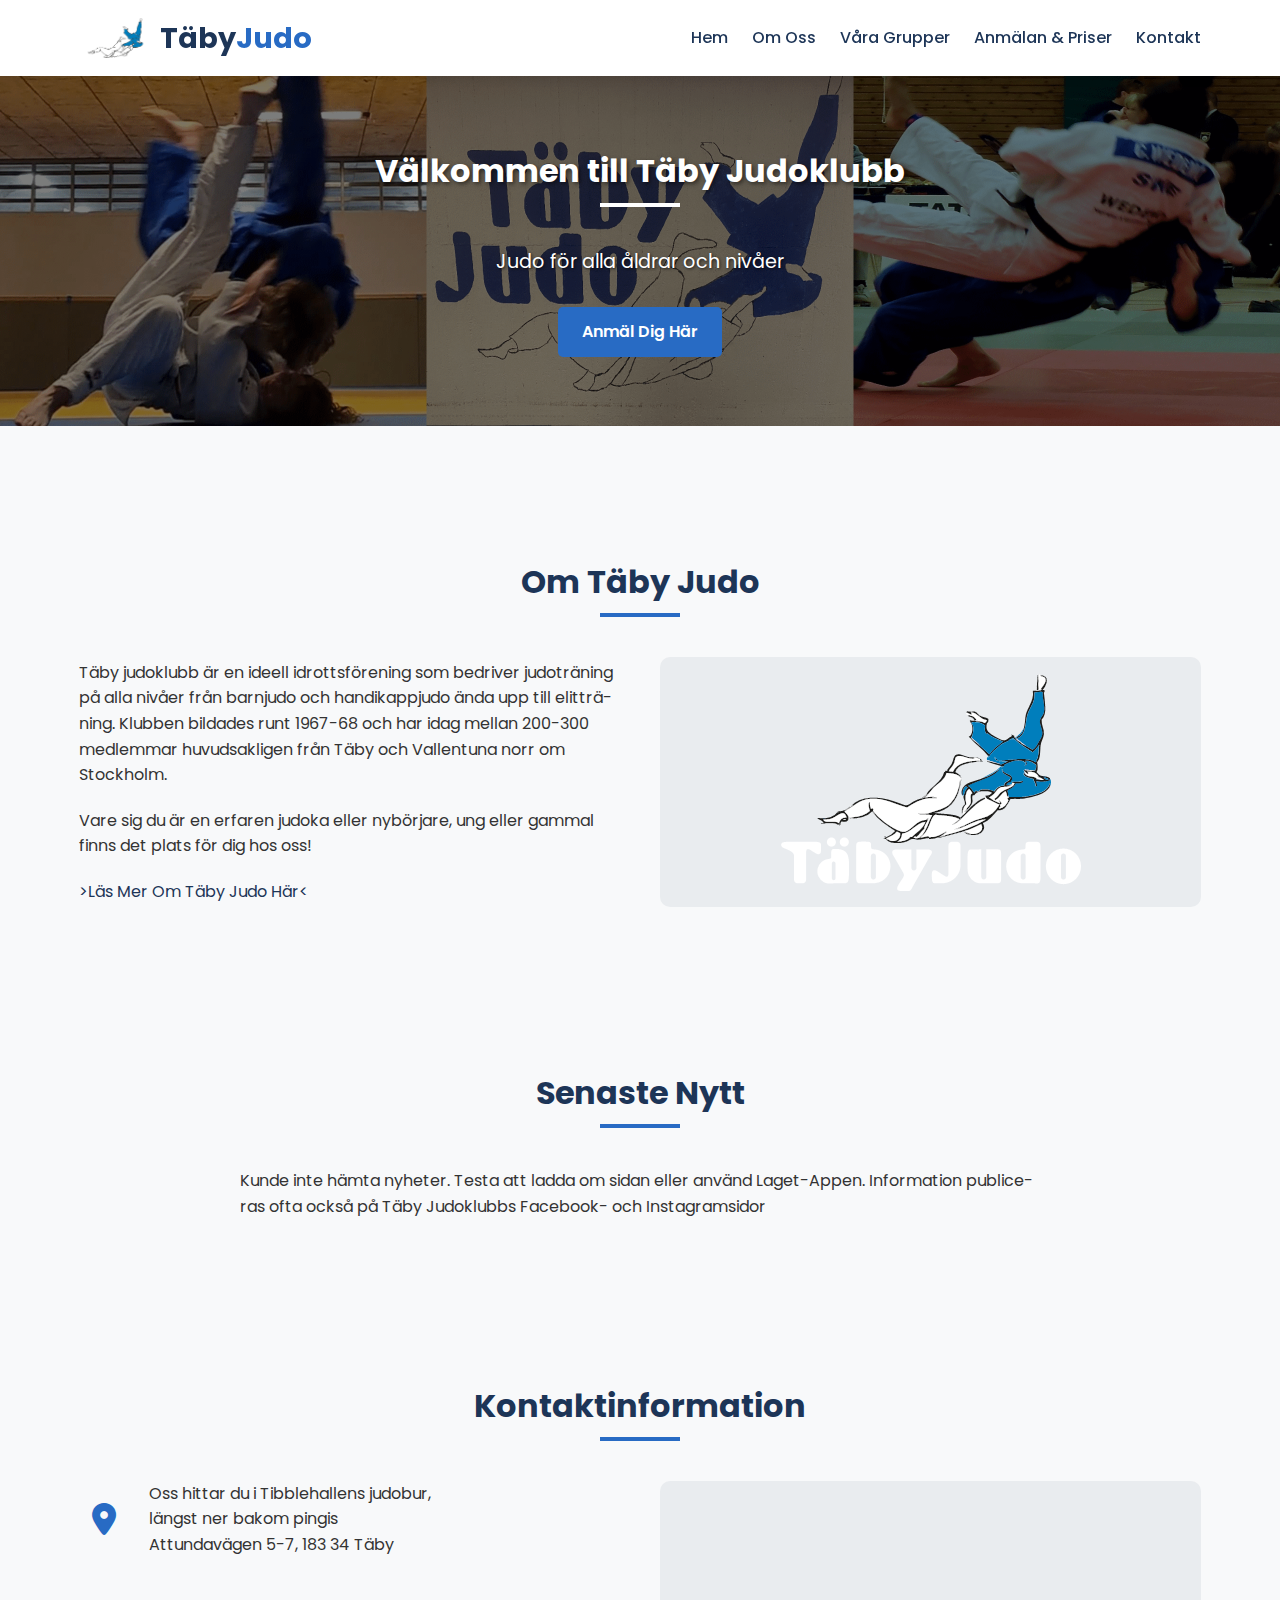
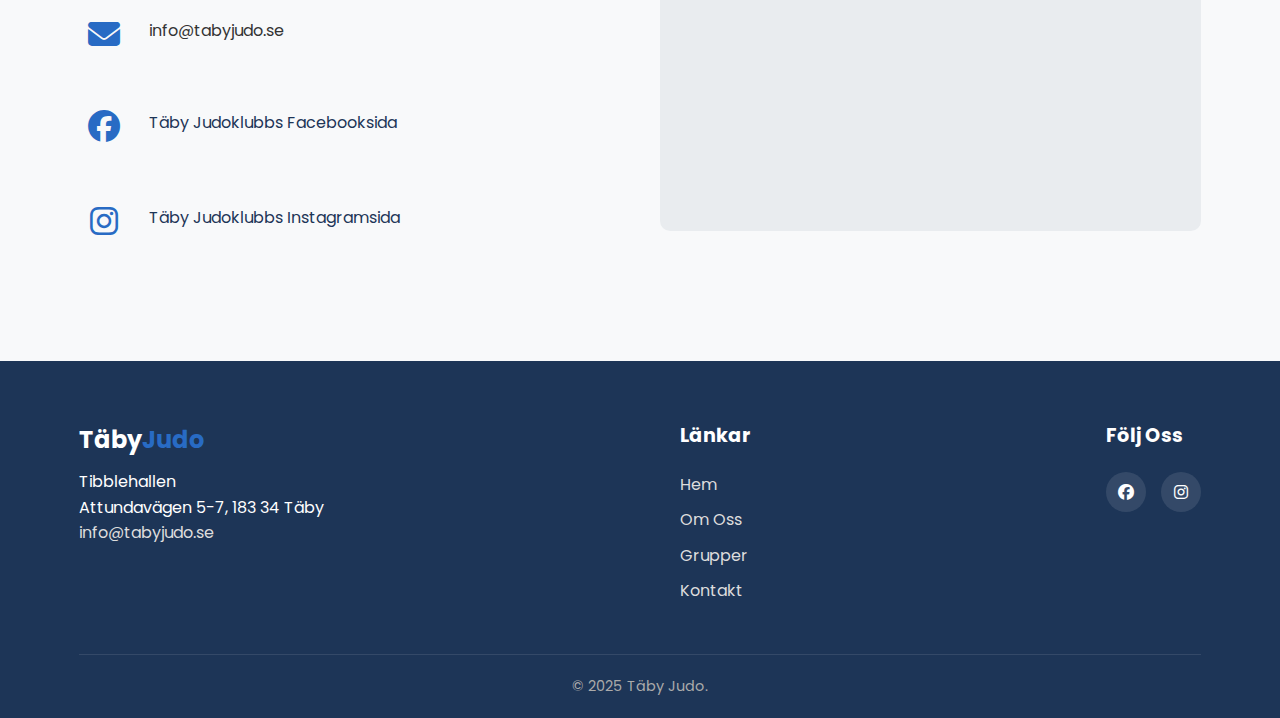
<file: index.html>
<!DOCTYPE html>
<html lang="sv">
<head>
    <meta charset="UTF-8">
    <meta name="viewport" content="width=device-width, initial-scale=1.0">
    <title>Täby Judoklubb</title>
    <link rel="stylesheet" href="style.css">
    <link rel="stylesheet" href="https://cdnjs.cloudflare.com/ajax/libs/font-awesome/6.4.0/css/all.min.css">
</head>
<body>
    <header>
        <div class="container">
            <div class="logo">
                <img src="./bilder/tbyjdologga.png" alt="Täby Judo Logo" class="logo-img">
                <a href="./index.html"><h1>Täby<span>Judo</span></h1></a>
            </div>
            <nav>
                <div class="hamburger">
                    <div class="line"></div>
                    <div class="line"></div>
                    <div class="line"></div>
                </div>                <ul class="nav-links">
                    <li><a href="#hero">Hem</a></li>
                    <li><a href="./about.html">Om Oss</a></li>
                    <li><a href="./groups.html">Våra Grupper</a></li>
                    <li><a href="./signup.html">Anmälan & Priser</a></li>
                    <li><a href="#contact">Kontakt</a></li>
                </ul>
            </nav>
        </div>
    </header>    
    
    <section id="hero">
        <div class="container">              
            <div class="hero-content">
                <h1 class="section-title">Välkommen till Täby Judoklubb</h1>
                <div class="home-content">
                    <p id="home-intro">Judo för alla åldrar och nivåer</p>
                    <a href="./signup.html" class="btn home-intro">Anmäl Dig Här</a>
                </div>
            </div>
        </div>
    </section>

    <section id="about" class="section">
        <div class="container">
            <h2 class="section-title">Om Täby Judo</h2>
            <div class="about-content">
                <div class="about-text">
                    <p>Täby judoklubb är en ideell idrottsförening som bedriver judoträning på alla nivåer från barnjudo och handikappjudo ända upp till elitträning. Klubben bildades runt 1967-68 och har idag mellan 200-300 medlemmar huvudsakligen från Täby och Vallentuna norr om Stockholm.</p>
                    <p>Vare sig du är en erfaren judoka eller nybörjare, ung eller gammal finns det plats för dig hos oss!</p>
                    <a href="./about.html">>Läs Mer Om Täby Judo Här<</a>
                </div>
                <div class="about-image">
                    <!-- Image placeholder -->
                    <div class="image-placeholder">
                        <img src="./bilder/emblem_11266720.png" alt="">
                    </div>
                </div>
            </div>
        </div>
    </section>    <section id="news" class="section">
        <div class="container">
            <h2 class="section-title">Senaste Nytt</h2>
            <div id="news-container" class="news-grid">
                <div class="loading-spinner">
                    <i class="fas fa-spinner fa-pulse"></i>
                    <p>Laddar nyheter...</p>
                </div>
            </div>
        </div>
    </section>

    <section id="contact" class="section">
        <div class="container">
            <h2 class="section-title">Kontaktinformation</h2>
            <div class="contact-content">
                <div class="contact-info">
                    <div class="info-item">
                        <i class="fas fa-map-marker-alt"></i>
                        <p>Oss hittar du i Tibblehallens judobur,</br>längst ner bakom pingis<br> Attundavägen 5-7, 183 34 Täby</p>
                    </div>
                    <div class="info-item">
                        <i class="fas fa-envelope"></i>
                        <p>info@tabyjudo.se</p>
                    </div>
                    <div class="info-item">
                        <a href="https://www.facebook.com/tabyjudo"><i class="fab fa-facebook"></i></a>
                        <p><a href="https://www.facebook.com/tabyjudo">Täby Judoklubbs Facebooksida</a></p>
                    </div>
                    <div class="info-item">
                        <a href="https://www.instagram.com/tabyjudo/"><i class="fab fa-instagram"></i></a>
                        <p><a href="https://www.instagram.com/tabyjudo/">Täby Judoklubbs Instagramsida</a></p>
                    </div>
                </div>
                <div class="map-placeholder">
                    <div class="image-placeholder">
                        <iframe src="https://www.google.com/maps/embed/v1/place?q=Tibblehallen%2C+T%C3%A4by%2C+Sverige&key=AIzaSyBFw0Qbyq9zTFTd-tUY6dZWTgaQzuU17R8&zoom=17" style="border:0;" allowfullscreen="" loading="lazy" class="responsive-iframe"></iframe>                
                    </div>
            </div>
        </div>
    </section>

    <footer>
        <div class="container">
            <div class="footer-content">
                <div class="footer-logo">
                    <h2>Täby<span>Judo</span></h2>
                    <p>Tibblehallen</p>
                    <p>Attundavägen 5-7, 183 34 Täby</p>
                    <a href="mailto:info@tabyjudo.se">info@tabyjudo.se</a>
                </div>
                <div class="footer-links">
                    <h3>Länkar</h3>                    <ul>
                        <li><a href="#hero">Hem</a></li>
                        <li><a href="./about.html">Om Oss</a></li>
                        <li><a href="./groups.html">Grupper</a></li>
                        <li><a href="./index.html#contact">Kontakt</a></li>
                    </ul>
                </div>
                <div class="footer-social">
                    <h3>Följ Oss</h3>
                    <div class="social-icons">
                        <a href="https://www.facebook.com/tabyjudo"><i class="fab fa-facebook"></i></a>
                        <a href="https://www.instagram.com/tabyjudo/"><i class="fab fa-instagram"></i></a>
                        <!--<a href="#"><i class="fab fa-youtube"></i></a>
                        <a href="#"><i class="fab fa-twitter"></i></a>-->
                    </div>
                </div>
            </div>
            <div class="copyright">
                <p>&copy; 2025 Täby Judo.</p>
            </div>
        </div>
    </footer>

    <script src="index.js"></script>
    <script src="news.js"></script>
</body>
</html>
</file>
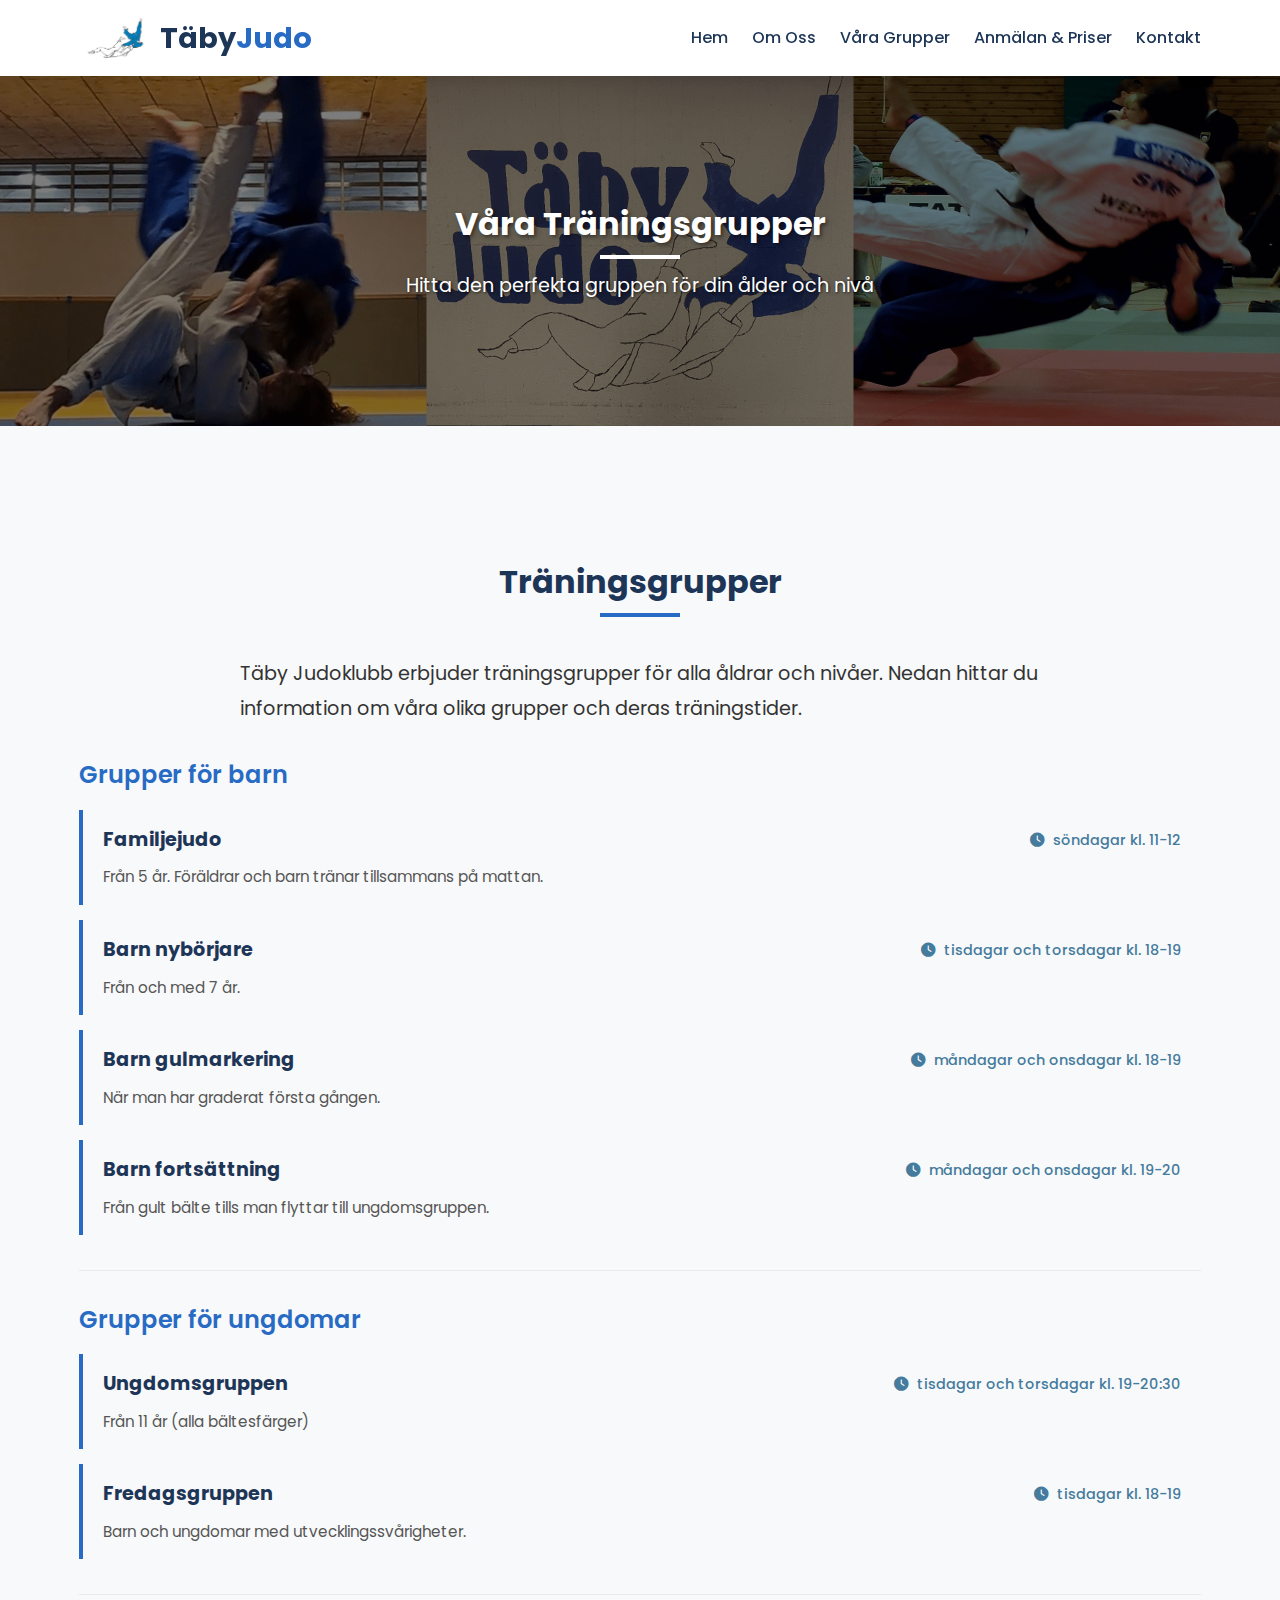
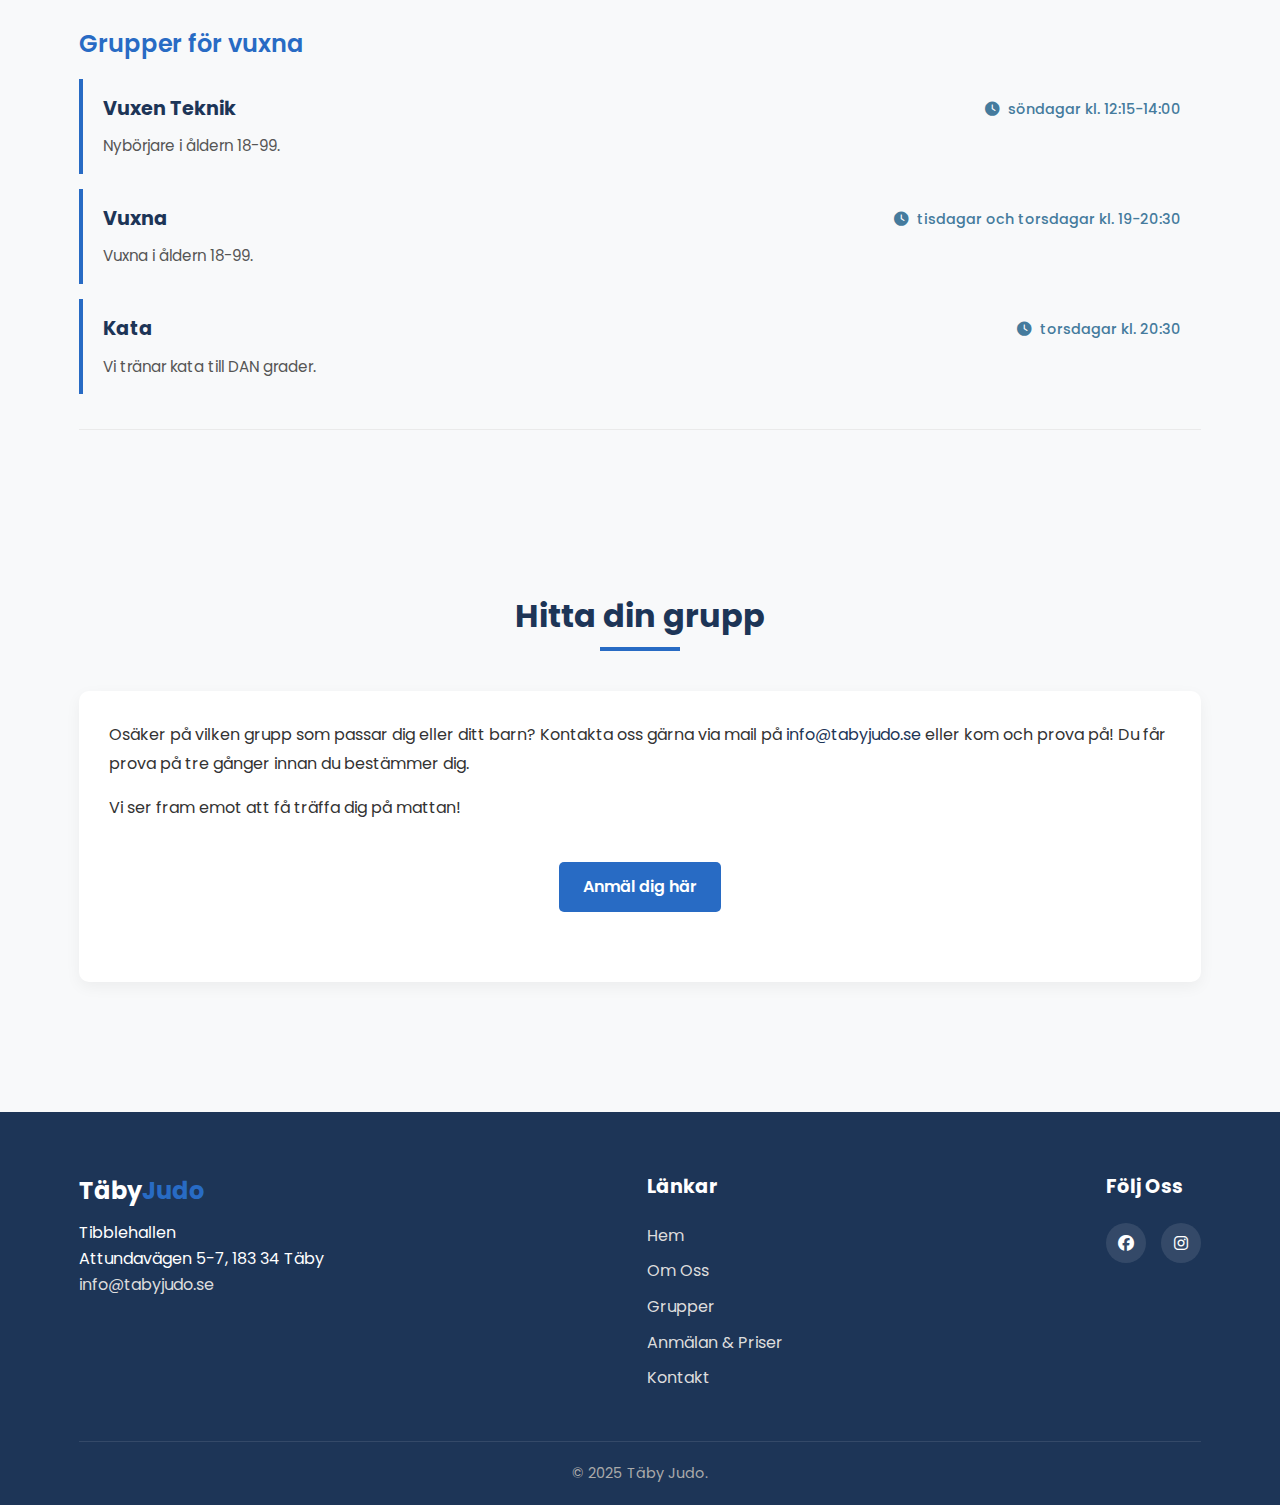
<file: groups.html>
<!DOCTYPE html>
<html lang="sv">
<head>
    <meta charset="UTF-8">
    <meta name="viewport" content="width=device-width, initial-scale=1.0">
    <title>Våra Grupper - Täby Judoklubb</title>
    <link rel="stylesheet" href="style.css">
    <link rel="stylesheet" href="https://cdnjs.cloudflare.com/ajax/libs/font-awesome/6.4.0/css/all.min.css">
</head>
<body>
    <header>
        <div class="container">
            <div class="logo">
                <img src="./bilder/tbyjdologga.png" alt="Täby Judo Logo" class="logo-img">
                <a href="./index.html"><h1>Täby<span>Judo</span></h1></a>
            </div>
            <nav>
                <div class="hamburger">
                    <div class="line"></div>
                    <div class="line"></div>
                    <div class="line"></div>
                </div>
                <ul class="nav-links">
                    <li><a href="./index.html">Hem</a></li>
                    <li><a href="./about.html">Om Oss</a></li>
                    <li><a href="./groups.html">Våra Grupper</a></li>
                    <li><a href="./signup.html">Anmälan & Priser</a></li>
                    <li><a href="./index.html#contact">Kontakt</a></li>
                </ul>
            </nav>
        </div>
    </header>    
    
    <section id="groups-hero" class="about-hero">
        <div class="container">
            <h1 class="section-title">Våra Träningsgrupper</h1>
            <p class="about-intro">Hitta den perfekta gruppen för din ålder och nivå</p>
        </div>
    </section>
    
    <section id="groups" class="section">
        <div class="container">
            <h2 class="section-title">Träningsgrupper</h2>
            <p class="groups-intro">Täby Judoklubb erbjuder träningsgrupper för alla åldrar och nivåer. Nedan hittar du information om våra olika grupper och deras träningstider.</p>
            
            <div class="groups-list">
                <div class="group-category">
                    <h3>Grupper för barn</h3>
                    <ul class="group-items">
                        <li class="group-item">
                            <div class="group-header">
                                <h4>Familjejudo</h4>
                                <span class="group-time"><i class="fas fa-clock"></i> söndagar kl. 11-12</span>
                            </div>
                            <div class="group-description">
                                <p>Från 5 år. Föräldrar och barn tränar tillsammans på mattan.</p>
                            </div>
                        </li>
                        <li class="group-item">
                            <div class="group-header">
                                <h4>Barn nybörjare</h4>
                                <span class="group-time"><i class="fas fa-clock"></i> tisdagar och torsdagar kl. 18-19</span>
                            </div>
                            <div class="group-description">
                                <p>Från och med 7 år.</p>
                            </div>
                        </li>
                        <li class="group-item">
                            <div class="group-header">
                                <h4>Barn gulmarkering</h4>
                                <span class="group-time"><i class="fas fa-clock"></i> måndagar och onsdagar kl. 18-19</span>
                            </div>
                            <div class="group-description">
                                <p>När man har graderat första gången.</p>
                            </div>
                        </li>
                        <li class="group-item">
                            <div class="group-header">
                                <h4>Barn fortsättning</h4>
                                <span class="group-time"><i class="fas fa-clock"></i> måndagar och onsdagar kl. 19-20</span>
                            </div>
                            <div class="group-description">
                                <p>Från gult bälte tills man flyttar till ungdomsgruppen.</p>
                            </div>
                        </li>
                    </ul>
                </div>
                
                <div class="group-category">
                    <h3>Grupper för ungdomar</h3>
                    <ul class="group-items">
                        <li class="group-item">
                            <div class="group-header">
                                <h4>Ungdomsgruppen</h4>
                                <span class="group-time"><i class="fas fa-clock"></i> tisdagar och torsdagar kl. 19-20:30</span>
                            </div>
                            <div class="group-description">
                                <p>Från 11 år (alla bältesfärger)</p>
                            </div>
                        </li>
                        <li class="group-item">
                            <div class="group-header">
                                <h4>Fredagsgruppen</h4>
                                <span class="group-time"><i class="fas fa-clock"></i> tisdagar kl. 18-19</span>
                            </div>
                            <div class="group-description">
                                <p>Barn och ungdomar med utvecklingssvårigheter.</p>
                            </div>
                        </li>
                    </ul>
                </div>
                
                <div class="group-category">
                    <h3>Grupper för vuxna</h3>
                    <ul class="group-items">
                        <li class="group-item">
                            <div class="group-header">
                                <h4>Vuxen Teknik</h4>
                                <span class="group-time"><i class="fas fa-clock"></i> söndagar kl. 12:15-14:00</span>
                            </div>
                            <div class="group-description">
                                <p>Nybörjare i åldern 18-99.</p>
                            </div>
                        </li>
                        <li class="group-item">
                            <div class="group-header">
                                <h4>Vuxna</h4>
                                <span class="group-time"><i class="fas fa-clock"></i> tisdagar och torsdagar kl. 19-20:30</span>
                            </div>
                            <div class="group-description">
                                <p>Vuxna i åldern 18-99.</p>
                            </div>
                        </li>
                        <li class="group-item">
                            <div class="group-header">
                                <h4>Kata</h4>
                                <span class="group-time"><i class="fas fa-clock"></i> torsdagar kl. 20:30</span>
                            </div>
                            <div class="group-description">
                                <p>Vi tränar kata till DAN grader.</p>
                            </div>
                        </li>
                    </ul>
                </div>
            </div>
        </div>
    </section>

    <section class="section">
        <div class="container">
            <h2 class="section-title">Hitta din grupp</h2>
            <div class="about-section">
                <p>Osäker på vilken grupp som passar dig eller ditt barn? Kontakta oss gärna via mail på <a href="mailto:info@tabyjudo.se">info@tabyjudo.se</a> eller kom och prova på! Du får prova på tre gånger innan du bestämmer dig.</p>
                <p>Vi ser fram emot att få träffa dig på mattan!</p>
                <div class="signup-button-container">
                    <a href="./signup.html" class="btn">Anmäl dig här</a>
                </div>
            </div>
        </div>
    </section>

    <footer>
        <div class="container">
            <div class="footer-content">
                <div class="footer-logo">
                    <h2>Täby<span>Judo</span></h2>
                    <p>Tibblehallen</p>
                    <p>Attundavägen 5-7, 183 34 Täby</p>
                    <a href="mailto:info@tabyjudo.se">info@tabyjudo.se</a>
                </div>
                <div class="footer-links">
                    <h3>Länkar</h3>
                    <ul>
                        <li><a href="./index.html">Hem</a></li>
                        <li><a href="./about.html">Om Oss</a></li>
                        <li><a href="./groups.html">Grupper</a></li>
                        <li><a href="./signup.html">Anmälan & Priser</a></li>
                        <li><a href="./index.html#contact">Kontakt</a></li>
                    </ul>
                </div>
                <div class="footer-social">
                    <h3>Följ Oss</h3>
                    <div class="social-icons">
                        <a href="https://www.facebook.com/tabyjudo"><i class="fab fa-facebook"></i></a>
                        <a href="https://www.instagram.com/tabyjudo/"><i class="fab fa-instagram"></i></a>
                    </div>
                </div>
            </div>
            <div class="copyright">
                <p>&copy; 2025 Täby Judo.</p>
            </div>
        </div>
    </footer>

    <script src="index.js"></script>
</body>
</html>
</file>
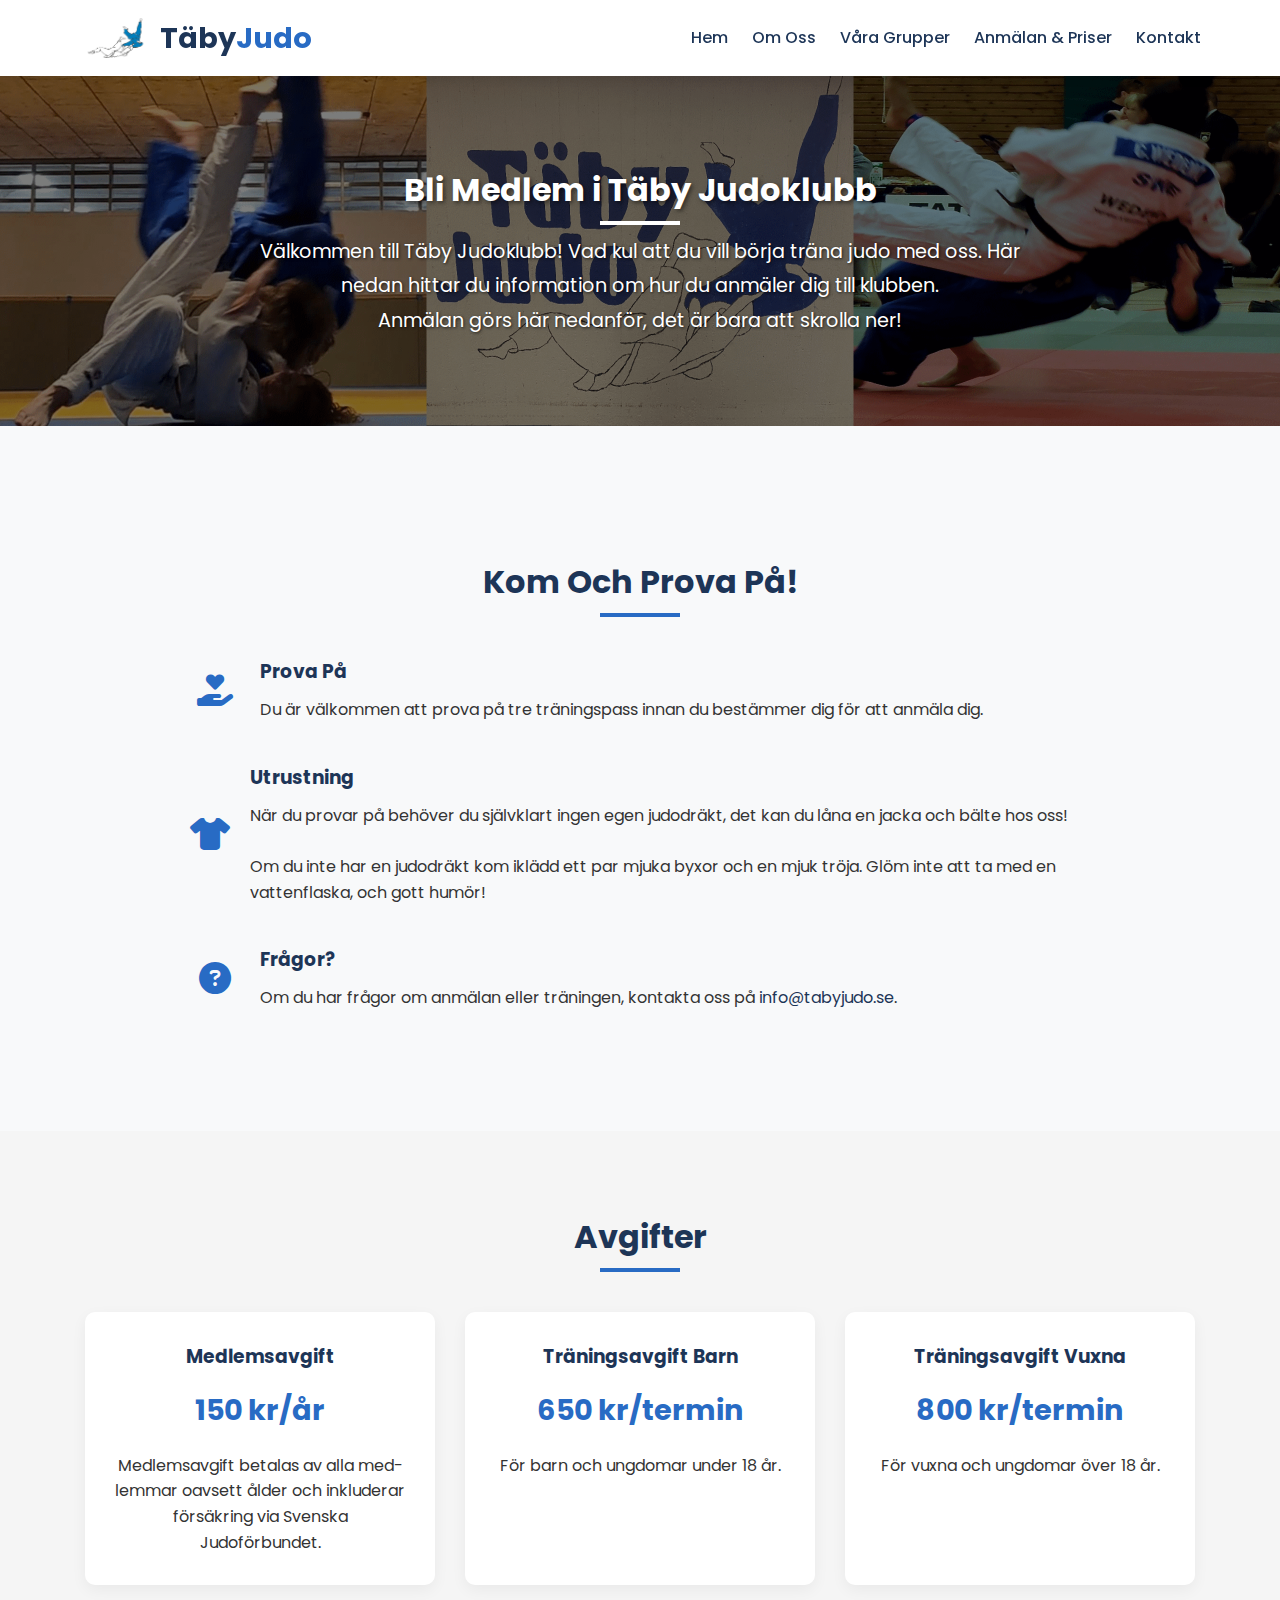
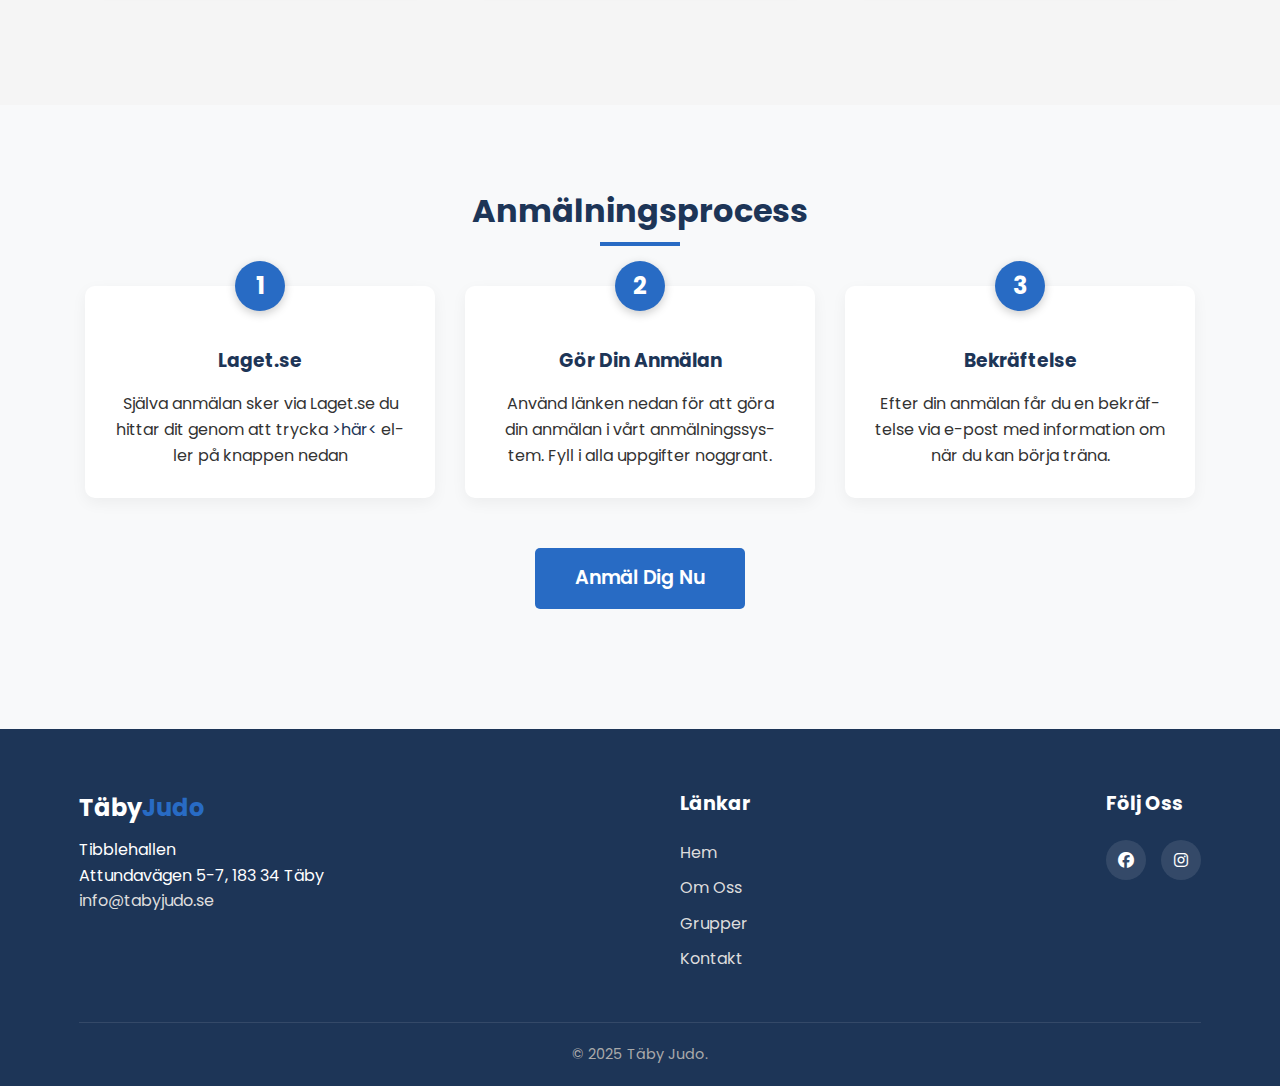
<file: signup.html>
<!DOCTYPE html>
<html lang="sv">
<head>
    <meta charset="UTF-8">
    <meta name="viewport" content="width=device-width, initial-scale=1.0">
    <title>Anmälan - Täby Judoklubb</title>
    <link rel="stylesheet" href="style.css">
    <link rel="stylesheet" href="https://cdnjs.cloudflare.com/ajax/libs/font-awesome/6.4.0/css/all.min.css">
</head>
<body>
    <header>
        <div class="container">
            <div class="logo">
                <img src="./bilder/tbyjdologga.png" alt="Täby Judo Logo" class="logo-img">
                <a href="./index.html"><h1>Täby<span>Judo</span></h1></a>
            </div>
            <nav>
                <div class="hamburger">
                    <div class="line"></div>
                    <div class="line"></div>
                    <div class="line"></div>
                </div>                <ul class="nav-links">
                    <li><a href="./index.html">Hem</a></li>
                    <li><a href="./about.html">Om Oss</a></li>
                    <li><a href="./groups.html">Våra Grupper</a></li>
                    <li><a href="./signup.html">Anmälan & Priser</a></li>
                    <li><a href="./index.html#contact">Kontakt</a></li>
                </ul>
            </nav>
        </div>
    </header>    
    
    <section id="signup-hero" class="signup-hero">
        <div class="container">
            <h1 class="section-title">Bli Medlem i Täby Judoklubb</h1>
            <div class="signup-content">
                <p class="signup-intro">Välkommen till Täby Judoklubb! Vad kul att du vill börja träna judo med oss. Här nedan hittar du information om hur du anmäler dig till klubben.</p>
                <p class="signup-intro">Anmälan görs här nedanför, det är bara att skrolla ner!</p>
            </div>
        </div>
    </section>

    <section class="section">
        <div class="container">
            <h2 class="section-title">Kom Och Prova På!</h2>
            <div class="info-content">
                <div class="info-item">
                    <i class="fas fa-hand-holding-heart"></i>
                    <div class="info-text">
                        <h3>Prova På</h3>
                        <p>Du är välkommen att prova på tre träningspass innan du bestämmer dig för att anmäla dig.</p>
                    </div>
                </div>
                <div class="info-item">
                    <i class="fas fa-tshirt"></i>
                    <div class="info-text">
                        <h3>Utrustning</h3>
                        <p>När du provar på behöver du självklart ingen egen judodräkt, det kan du låna en jacka och bälte hos oss!</p>
                        <br>
                        <p>Om du inte har en judodräkt kom iklädd ett par mjuka byxor och en mjuk tröja. Glöm inte att ta med en vattenflaska, och gott humör!</p>
                    </div>
                </div>
                <div class="info-item">
                    <i class="fas fa-question-circle"></i>
                    <div class="info-text">
                        <h3>Frågor?</h3>
                        <p>Om du har frågor om anmälan eller träningen, kontakta oss på <a href="mailto:info@tabyjudo.se">info@tabyjudo.se</a>.</p>
                    </div>
                </div>
            </div>
        </div>
    </section>

    <section class="section gray-bg">
        <div class="container">
            <h2 class="section-title">Avgifter</h2>
            <div class="fees-container">
                <div class="fee-card">
                    <h3>Medlemsavgift</h3>
                    <p class="fee">150 kr/år</p>
                    <p>Medlemsavgift betalas av alla medlemmar oavsett ålder och inkluderar försäkring via Svenska Judoförbundet.</p>
                </div>
                <div class="fee-card">
                    <h3>Träningsavgift Barn</h3>
                    <p class="fee">650 kr/termin</p>
                    <p>För barn och ungdomar under 18 år.</p>
                </div>
                <div class="fee-card">
                    <h3>Träningsavgift Vuxna</h3>
                    <p class="fee">800 kr/termin</p>
                    <p>För vuxna och ungdomar över 18 år.</p>
                </div>
            </div>
        </div>
    </section>

    <section class="section">
        <div class="container">
            <h2 class="section-title">Anmälningsprocess</h2>
            <div class="signup-steps">
                <div class="step-card">
                    <div class="step-number">1</div>
                    <h3>Laget.se</h3>
                    <p>Själva anmälan sker via Laget.se du hittar dit genom att trycka <a href="">>här<</a> eller på knappen nedan</p>
                </div>
                <div class="step-card">
                    <div class="step-number">2</div>
                    <h3>Gör Din Anmälan</h3>
                    <p>Använd länken nedan för att göra din anmälan i vårt anmälningssystem. Fyll i alla uppgifter noggrant.</p>
                </div>
                <div class="step-card">
                    <div class="step-number">3</div>
                    <h3>Bekräftelse</h3>
                    <p>Efter din anmälan får du en bekräftelse via e-post med information om när du kan börja träna.</p>
                </div>
            </div>
            
            <div class="signup-button-container">
                <a href="https://www.tabyjudo.se/Member" target="_blank" class="btn btn-large">Anmäl Dig Nu</a>
            </div>
        </div>
    </section>

    <footer>
        <div class="container">
            <div class="footer-content">
                <div class="footer-logo">
                    <h2>Täby<span>Judo</span></h2>
                    <p>Tibblehallen</p>
                    <p>Attundavägen 5-7, 183 34 Täby</p>
                    <a href="mailto:info@tabyjudo.se">info@tabyjudo.se</a>
                </div>
                <div class="footer-links">
                    <h3>Länkar</h3>
                    <ul>
                        <li><a href="./index.html">Hem</a></li>
                        <li><a href="./about.html">Om Oss</a></li>
                        <li><a href="./index.html#programs">Grupper</a></li>
                        <li><a href="./index.html#contact">Kontakt</a></li>
                    </ul>
                </div>
                <div class="footer-social">
                    <h3>Följ Oss</h3>
                    <div class="social-icons">
                        <a href="https://www.facebook.com/tabyjudo"><i class="fab fa-facebook"></i></a>
                        <a href="https://www.instagram.com/tabyjudo/"><i class="fab fa-instagram"></i></a>
                    </div>
                </div>
            </div>
            <div class="copyright">
                <p>&copy; 2025 Täby Judo.</p>
            </div>
        </div>
    </footer>

    <script src="index.js"></script>
</body>
</html>
</file>
<file: style.css>
@import url('https://fonts.googleapis.com/css2?family=Poppins:wght@300;400;500;600;700&display=swap');

:root {
    --primary-color: #286bc4;
    --secondary-color: #1d3557;
    --light-color: #f1faee;
    --dark-color: #1d3557;
    --accent-color: #457b9d;
    --transition: all 0.3s ease;
}

* {
    margin: 0;
    padding: 0;
    box-sizing: border-box;
}

html {
    overflow-wrap: break-word;
    word-wrap: break-word;
    -ms-word-break: break-all;
    word-break: break-word;
    -ms-hyphens: auto;
    -webkit-hyphens: auto;
    hyphens: auto;
}

body {
    font-family: 'Poppins', sans-serif;
    line-height: 1.6;
    color: #333;
    background-color: #f8f9fa;
}

.container {
    width: 90%;
    max-width: 1200px;
    margin: 0 auto;
    padding: 0 15px;
}

a {
    text-decoration: none;
    color: var(--dark-color);
    max-width: 100%;
    display: inline-block;
    word-break: break-all;
    vertical-align: top;
}

ul {
    list-style: none;
}

p, h1, h2, h3, h4, h5, h6, a, div, span {
    max-width: 100%;
    overflow-wrap: break-word;
}

.btn {
    display: inline-block;
    background: var(--primary-color);
    color: white;
    padding: 12px 24px;
    border-radius: 5px;
    font-weight: 600;
    transition: var(--transition);
    border: none;
    cursor: pointer;
}

.btn:hover {
    background: #1d3557;
    transform: translateY(-3px);
    box-shadow: 0 5px 15px rgba(0, 0, 0, 0.1);
}

header {
    background-color: white;
    box-shadow: 0 2px 10px rgba(0, 0, 0, 0.1);
    position: sticky;
    top: 0;
    z-index: 100;
}

header .container {
    display: flex;
    justify-content: space-between;
    align-items: center;
    padding: 15px;
}

.logo {
    display: flex;
    align-items: center;
}

.logo-img {
    height: 40px;
    width: auto;
    margin-right: 10px;
}

.logo h1 {
    font-size: 1.8rem;
    font-weight: 700;
    color: var(--secondary-color);
}

.logo span {
    color: var(--primary-color);
}

nav {
    display: flex;
    align-items: center;
}

.nav-links {
    display: flex;
    transition: var(--transition);
}

.nav-links li {
    margin-left: 1.5rem;
}

.nav-links a {
    font-weight: 500;
    transition: var(--transition);
}

.nav-links a:hover {
    color: var(--primary-color);
}

.hamburger {
    display: none;
    cursor: pointer;
}

.hamburger .line {
    width: 25px;
    height: 3px;
    background-color: var(--dark-color);
    margin: 5px;
    border-radius: 3px;
    transition: var(--transition);
}

/* Hero content styles handled in the hero section styling */

.section {
    padding: 80px 0;
}

.section-title {
    text-align: center;
    margin-bottom: 50px;
    font-size: 2rem;
    color: var(--secondary-color);
    position: relative;
}

.section-title::after {
    content: '';
    position: absolute;
    left: 50%;
    bottom: -10px;
    transform: translateX(-50%);
    width: 80px;
    height: 4px;
    background: var(--primary-color);
}

.about-content {
    display: flex;
    align-items: center;
    gap: 40px;
}

.about-text,
.about-image {
    flex: 1;
}

.about-text p {
    margin-bottom: 20px;
}

/* Groups preview styling */
.groups-preview {
    max-width: 800px;
    margin: 0 auto 30px;
}

.group-items-preview {
    list-style: none;
}

.group-items-preview .group-item {
    background-color: #f8f9fa;
    border-left: 4px solid var(--primary-color);
    padding: 12px 20px;
    margin-bottom: 12px;
    transition: var(--transition);
}

.group-items-preview .group-item:hover {
    box-shadow: 0 3px 10px rgba(0, 0, 0, 0.1);
    transform: translateX(5px);
}

/* Groups list styling */
.groups-list {
    display: flex;
    flex-direction: column;
    gap: 30px;
    margin-top: 30px;
}

.group-category {
    border-bottom: 1px solid #eaeaea;
    padding-bottom: 20px;
}

.group-category h3 {
    color: var(--primary-color);
    margin-bottom: 15px;
    font-size: 1.5rem;
    font-weight: 600;
}

.group-items {
    list-style: none;
}

.group-item {
    background-color: #f8f9fa;
    border-left: 4px solid var(--primary-color);
    padding: 15px 20px;
    margin-bottom: 15px;
    transition: var(--transition);
}

.group-item:hover {
    box-shadow: 0 3px 10px rgba(0, 0, 0, 0.1);
    transform: translateX(5px);
}

.group-header {
    display: flex;
    justify-content: space-between;
    align-items: center;
    margin-bottom: 10px;
}

.group-header h4 {
    font-size: 1.2rem;
    color: var(--secondary-color);
    margin: 0;
}

.group-time {
    color: var(--accent-color);
    font-weight: 500;
    font-size: 0.9rem;
}

.group-time i {
    margin-right: 5px;
}

.group-description p {
    font-size: 0.95rem;
    color: #555;
    margin: 0;
}

.contact-content {
    display: flex;
    gap: 40px;
}

.contact-info,
.map-placeholder {
    flex: 1;
}

.contact-info {
    display: flex;
    flex-direction: column;
    gap: 20px;
}

.info-item {
    display: flex;
    align-items: center;
    gap: 15px;
}

.info-item i {
    font-size: 1.2rem;
    align-self: center;
    color: var(--primary-color);
    width: 25px;
}

footer {
    background-color: var(--dark-color);
    color: white;
    padding: 60px 0 20px;
}

.footer-content {
    display: flex;
    flex-wrap: wrap;
    justify-content: space-between;
    gap: 30px;
    margin-bottom: 40px;
}

.footer-content a {
    color: #ddd;
}

.footer-logo h2 {
    margin-bottom: 10px;
}

.footer-logo span {
    color: var(--primary-color);
}

.footer-links h3,
.footer-social h3 {
    margin-bottom: 20px;
    font-size: 1.2rem;
}

.footer-links ul li {
    margin-bottom: 10px;
}

.footer-links a {
    color: #ddd;
    transition: var(--transition);
}

.footer-links a:hover {
    color: var(--primary-color);
}

.social-icons {
    display: flex;
    gap: 15px;
}

.social-icons a {
    display: flex;
    align-items: center;
    justify-content: center;
    width: 40px;
    height: 40px;
    background: rgba(255, 255, 255, 0.1);
    border-radius: 50%;
    color: white;
    transition: var(--transition);
}

.social-icons a:hover {
    background: var(--primary-color);
    transform: translateY(-3px);
}

.copyright {
    text-align: center;
    padding-top: 20px;
    border-top: 1px solid rgba(255, 255, 255, 0.1);
    font-size: 0.9rem;
    color: #aaa;
}

.image-placeholder {
    background-color: #e9ecef;
    border-radius: 10px;
    height: 250px;
    display: flex;
    flex-direction: column;
    justify-content: center;
    align-items: center;
    color: #6c757d;
}

.image-placeholder.circular {
    border-radius: 50%;
    width: 150px;
    height: 150px;
    margin: 0 auto;
}

.image-placeholder i {
    font-size: 2rem;
    margin-bottom: 10px;
}

.image-placeholder img {
    max-width: 100%;
    max-height: 100%;
    width: auto;
    height: auto;
    object-fit: contain;
}

.map-placeholder .image-placeholder {
    height: 350px;
    position: relative;
    overflow: hidden;
}

.responsive-iframe {
    position: absolute;
    top: 0;
    left: 0;
    width: 100%;
    height: 100%;
    border: 0;
}

/* Hero section styling */
#hero, 
.about-hero, 
.signup-hero {
    position: relative;
    height: 400px;
    display: flex;
    align-items: center;
    background-size: cover;
    background-position: center;
    background-repeat: no-repeat;
    color: white;
    text-align: center;
    padding: 0;
    margin-bottom: 50px;
}

#hero::before, 
.about-hero::before, 
.signup-hero::before {
    content: '';
    position: absolute;
    top: 0;
    left: 0;
    width: 100%;
    height: 100%;
    background-color: rgba(0, 0, 0, 0.5);
    z-index: 1;
}

#hero .container, 
.about-hero .container, 
.signup-hero .container {
    position: relative;
    z-index: 2;
}

#hero {
    background-image: url('./bilder/hero.png');
}

#about-hero {
    background-image: url('./bilder/hero.png');
}

#groups-hero {
    background-image: url('./bilder/hero.png');
}

#signup-hero {
    background-image: url('./bilder/hero.png');
}

.hero-content {
    max-width: 800px;
    margin: 0 auto;
    text-align: center;
}

/* Update existing hero-content styling */
.hero-content h2, 
.about-hero h1, 
.signup-hero h1 {
    font-size: 2.8rem;
    margin-bottom: 20px;
    color: white;
    text-shadow: 2px 2px 4px rgba(0, 0, 0, 0.5);
}

.hero-content p, 
.about-intro, 
.signup-intro,
#home-intro {
    font-size: 1.2rem;
    margin-bottom: 30px;
    max-width: 600px;
    margin-left: auto;
    margin-right: auto;
    color: white;
    text-shadow: 1px 1px 3px rgba(0, 0, 0, 0.7);
}

/* Hero styles for mobile */
    #hero, 
    .about-hero, 
    .signup-hero {
        height: 350px;
        padding: 20px 0;
    }
    
    .hero-content h2, 
    .about-hero h1, 
    .signup-hero h1 {
        font-size: 2rem;
    }
    
    .hero-content p, 
    .about-intro, 
    .signup-intro {
        font-size: 1rem;
        padding: 0 15px;
    }

#hero .section-title,
.about-hero .section-title,
.signup-hero .section-title {
    color: white;
    text-shadow: 2px 2px 4px rgba(0, 0, 0, 0.5);
}

#hero .section-title::after,
.about-hero .section-title::after,
.signup-hero .section-title::after {
    background: white;
}

@media (max-width: 992px) {
    .about-content {
        flex-direction: column;
    }

    .contact-content {
        flex-direction: column;
        align-items: center;
    }
    
    .contact-info,
    .map-placeholder {
        width: 100%;
        max-width: 600px;
    }
}

@media (max-width: 880px) {
    .hamburger {
        display: block;
        z-index: 101;
    }

    .nav-links {
        position: fixed;
        top: 0;
        right: -100%;
        height: 100vh;
        width: 100%;
        max-width: 300px;
        background: white;
        flex-direction: column;
        justify-content: center;
        align-items: center;
        box-shadow: -5px 0 15px rgba(0, 0, 0, 0.1);
    }

    .nav-links.active {
        right: 0;
    }

    .nav-links li {
        margin: 15px 0;
    }

    .nav-links a {
        font-size: 1.2rem;
    }    /* Hamburger styles and other mobile styles */

    .footer-content>div {
        flex-basis: 100%;
        text-align: center;
    }

    .social-icons {
        justify-content: center;
    }

    .logo-img {
        height: 30px;
    }
    
    .step-card,
    .fee-card {
        min-width: 100%;
    }    .info-item {
        flex-direction: column;
        align-items: center;
        text-align: center;
        justify-content: center;
        width: 100%;
    }
    
    .info-item p, 
    .info-item a {
        text-align: center;
        width: 100%;
        display: block;
    }
    
    .contact-info {
        align-items: center; /* Center the contact info items */
        text-align: center;
        width: 100%;
    }
    
    .about-section {
        padding: 20px;
    }

    .about-fees {
        flex-direction: column;
    }
    
    .about-video {
        aspect-ratio: 4 / 3;
    }
    
    .news-grid {
        width: 100%;
        padding: 0 10px;
    }
    
    .news-item {
        padding: 20px;
        flex-direction: column;
    }
    
    .news-image {
        max-height: 200px;
        margin: 15px 0;
        max-width: 100%;
    }
    
    .news-content {
        width: 100%;
    }
}

.groups-intro, .signup-intro, .about-intro {
    max-width: 800px;
    margin: 0 auto;
    font-size: 1.2rem;
    line-height: 1.8;
}

.signup-steps {
    display: flex;
    flex-wrap: wrap;
    justify-content: center;
    gap: 30px;
    margin: 50px 0;
}

.step-card {
    background: white;
    border-radius: 10px;
    padding: 30px;
    flex: 1;
    min-width: 250px;
    max-width: 350px;
    box-shadow: 0 5px 15px rgba(0, 0, 0, 0.05);
    position: relative;
    padding-top: 60px;
    text-align: center;
}

.step-number {
    position: absolute;
    top: -25px;
    left: 50%;
    transform: translateX(-50%);
    width: 50px;
    height: 50px;
    border-radius: 50%;
    background-color: var(--primary-color);
    color: white;
    display: flex;
    align-items: center;
    justify-content: center;
    font-size: 1.5rem;
    font-weight: bold;
    box-shadow: 0 3px 10px rgba(0, 0, 0, 0.2);
}

.step-card h3 {
    margin-bottom: 15px;
    color: var(--secondary-color);
}

.signup-button-container {
    text-align: center;
    margin: 40px 0;
}

.btn-large {
    padding: 15px 40px;
    font-size: 1.2rem;
}

.gray-bg {
    background-color: #f5f5f5;
}

.fees-container {
    display: flex;
    flex-wrap: wrap;
    justify-content: center;
    gap: 30px;
    margin: 40px 0;
}

.fee-card {
    background: white;
    border-radius: 10px;
    padding: 30px;
    flex: 1;
    min-width: 250px;
    max-width: 350px;
    text-align: center;
    box-shadow: 0 5px 15px rgba(0, 0, 0, 0.05);
}

.fee-card h3 {
    color: var(--secondary-color);
    margin-bottom: 15px;
}

.fee {
    font-size: 1.8rem;
    font-weight: 700;
    color: var(--primary-color);
    margin-bottom: 20px;
}

.info-content {
    max-width: 900px;
    margin: 0 auto;
}

.info-item {
    display: flex;
    align-items: flex-start;
    margin-bottom: 40px;
    gap: 20px;
}

.info-item i {
    font-size: 2rem;
    color: var(--primary-color);
    width: 50px;
    text-align: center;
}

.info-text h3 {
    margin-bottom: 10px;
    color: var(--secondary-color);
}

/* Hero styles for About and Groups pages - now handled in the hero section styling */

.about-section {
    margin-bottom: 50px;
    padding: 30px;
    background-color: white;
    border-radius: 10px;
    box-shadow: 0 5px 15px rgba(0, 0, 0, 0.05);
}

.about-section h3 {
    color: var(--secondary-color);
    font-size: 1.5rem;
    margin-bottom: 20px;
    padding-bottom: 10px;
    border-bottom: 2px solid var(--primary-color);
}

.about-container {
    max-width: 900px;
    margin: 0 auto;
}

.about-icon {
    font-size: 2rem;
    color: var(--primary-color);
    margin-right: 15px;
    vertical-align: middle;
}

.about-section p {
    margin-bottom: 15px;
    line-height: 1.8;
}

.about-section ul {
    list-style-type: disc;
    padding-left: 40px;
    margin-bottom: 20px;
}

.about-section ul li {
    margin-bottom: 10px;
}

.about-fees {
    display: flex;
    flex-wrap: wrap;
    gap: 20px;
    margin-top: 20px;
}

.about-fee-item {
    background-color: #f8f9fa;
    border-left: 4px solid var(--primary-color);
    padding: 15px;
    flex: 1;
    min-width: 250px;
}

.about-fee-item strong {
    display: block;
    font-size: 1.1rem;
    margin-bottom: 5px;
}

.about-video-container {
    margin: 25px 0;
    border-radius: 10px;
    overflow: hidden;
    box-shadow: 0 5px 15px rgba(0, 0, 0, 0.1);
}

.about-video {
    width: 100%;
    display: block;
    background-color: #000;
    height: auto;
    min-height: 200px;
    max-height: 250px;
}

.video-section {
    background: linear-gradient(to right bottom, #fff, #f8f9fa);
}

.news-grid {
    display: flex;
    flex-direction: column;
    gap: 30px;
    margin-top: 20px;
    max-width: 800px;
    margin-left: auto;
    margin-right: auto;
}

.news-item {
    background: white;
    border-radius: 10px;
    padding: 30px;
    box-shadow: 0 5px 15px rgba(0, 0, 0, 0.05);
    transition: var(--transition);
    width: 100%;
    position: relative;
    display: flex;
    flex-wrap: wrap;
}

.news-content {
    flex: 1;
    min-width: 250px;
}

.news-item:hover {
    transform: translateY(-5px);
    box-shadow: 0 10px 20px rgba(0, 0, 0, 0.1);
}

.news-title {
    font-size: 1.4rem;
    font-weight: 600;
    margin-bottom: 10px;
    color: var(--secondary-color);
}

.news-title a {
    color: var(--secondary-color);
    transition: var(--transition);
}

.news-title a:hover {
    color: var(--primary-color);
}

.news-date {
    font-size: 0.9rem;
    color: #666;
    margin-bottom: 20px;
    display: flex;
    align-items: center;
    border-bottom: 1px solid #eee;
    padding-bottom: 15px;
}

.news-date:before {
    content: '\f073';
    font-family: 'Font Awesome 5 Free';
    margin-right: 6px;
    color: var(--primary-color);
}

.news-image {
    margin: 15px 0 15px 20px;
    text-align: center;
    overflow: hidden;
    height: auto;
    max-height: 200px;
    max-width: 40%;
    border-radius: 8px;
    display: flex;
    justify-content: center;
    align-items: center;
}

.news-image img {
    max-width: 100%;
    max-height: 200px;
    width: auto;
    height: auto;
    object-fit: contain;
    border-radius: 8px;
    transition: transform 0.3s ease;
}

.news-item:hover .news-image img {
    transform: scale(1.02);
}

.news-description {
    font-size: 1rem;
    line-height: 1.7;
    overflow: visible;
    display: block;
    max-width: 100%;
    overflow-wrap: break-word;
}

.news-source {
    font-size: 0.85rem;
    margin-bottom: 12px;
}

.news-source a {
    color: var(--primary-color);
    display: inline-flex;
    align-items: center;
    transition: var(--transition);
    word-break: break-all;
    max-width: 100%;
}

.news-source a:hover {
    text-decoration: underline;
}

.news-source i {
    font-size: 0.8rem;
    margin-left: 4px;
}

.loading-spinner {
    text-align: center;
    padding: 60px 0;
    width: 100%;
}

.loading-spinner i {
    font-size: 2.5rem;
    color: var(--primary-color);
    margin-bottom: 15px;
}

@media (max-width: 768px) {
    .news-grid {
        width: 100%;
        padding: 0 10px;
    }
    
    .news-item {
        padding: 20px;
        flex-direction: column;
    }
    
    .news-image {
        max-height: 200px;
        margin: 15px 0;
        max-width: 100%;
    }
    
    .news-content {
        width: 100%;
    }

    /* Group header styles for mobile devices */
    .group-header {
        flex-direction: column;
        align-items: flex-start;
    }
    
    .group-header h4 {
        margin-bottom: 5px;
    }
    
    .group-time {
        display: block;
        width: 100%;
    }
}
</file>
